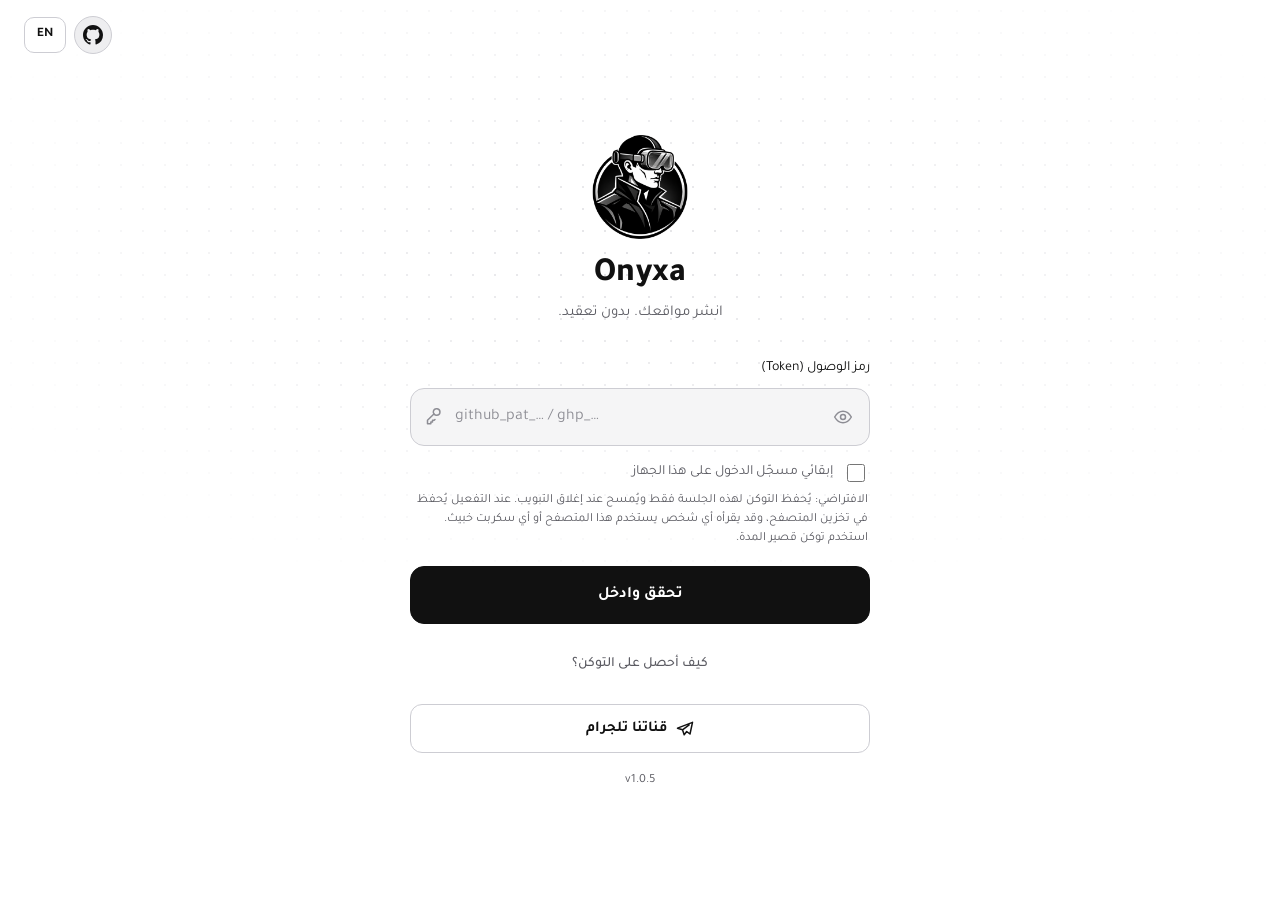
<file: index.html>
<!doctype html>
<html lang="ar" dir="rtl" data-theme="light">
<head>
<meta charset="utf-8">
<meta name="viewport" content="width=device-width,initial-scale=1,viewport-fit=cover">
<meta name="theme-color" content="#ffffff">
<title>Onyxa</title>
<link rel="preconnect" href="https://fonts.googleapis.com">
<link rel="preconnect" href="https://fonts.gstatic.com" crossorigin>
<link href="https://fonts.googleapis.com/css2?family=Tajawal:wght@400;500;700;800&display=swap" rel="stylesheet">
<link rel="stylesheet" href="style.css">
</head>
<body>
<div id="app"></div>
<div id="modal"></div>
<div id="pv"></div>
<div id="toast"></div>
<input type="file" id="fi" multiple hidden>
<input type="file" id="fo" webkitdirectory hidden>
<input type="file" id="fz" accept=".zip,application/zip,application/x-zip-compressed" hidden>
<script src="app.js"></script>
</body>
</html>
</file>
<file: style.css>
:root{--bg:#fff;--s1:#f5f5f6;--card:#fff;--s3:#eeeef0;--line:#e4e4e7;--line2:#cdcdd3;--tx:#111;--mut:#5c5c63;--dim:#8d8d94;--red:#d1242f;--green:#1a7f37;--amber:#9a6700;--blue:#0969da;--r:14px;--inv-bg:#111;--inv-tx:#fff;--glass:rgba(255,255,255,.92);--spin-dk:#777;--code:#f5f5f6;
--e-err:#82071e;--e-warn:#6b4900;--e-ok:#0f5323;--e-info:#0a3069;color-scheme:light}
:root[data-theme="dark"]{--bg:#000;--s1:#111;--card:#181818;--s3:#202020;--line:#303030;--line2:#444;--tx:#fff;--mut:#a0a0a0;--dim:#6b6b6b;--red:#f85149;--green:#3fb950;--amber:#d29922;--blue:#58a6ff;--inv-bg:#fff;--inv-tx:#000;--glass:rgba(0,0,0,.92);--spin-dk:#bbb;--code:#000;
--e-err:#ffb1ac;--e-warn:#ecc880;--e-ok:#9fe0aa;--e-info:#b6d6ff;color-scheme:dark}
*{box-sizing:border-box;-webkit-tap-highlight-color:transparent}
html{background:var(--bg)}
body{margin:0;background:var(--bg);color:var(--tx);font-family:'Tajawal',system-ui,-apple-system,'Segoe UI',Roboto,Arial,sans-serif;font-size:15px;line-height:1.55;display:flex;justify-content:center;min-height:100vh;overflow-x:hidden}
button,input,textarea,select{font:inherit;color:inherit}
a{color:inherit}
#app{width:100%;max-width:760px;min-height:100vh;display:flex;flex-direction:column;border-inline:1px solid var(--line);min-width:0}
.top{position:sticky;top:0;z-index:5;display:flex;align-items:center;gap:10px;padding:12px 16px;background:var(--glass);backdrop-filter:blur(14px);-webkit-backdrop-filter:blur(14px);border-bottom:1px solid var(--line)}
.top .ttl{flex:1;font-weight:700;font-size:17px;min-width:0;overflow:hidden;text-overflow:ellipsis;white-space:nowrap}
.brand{display:flex;align-items:center;gap:10px;font-weight:800;font-size:19px;letter-spacing:.3px}
.main{flex:1;padding:16px 16px 110px;min-width:0}
.nav{position:sticky;bottom:0;z-index:5;display:flex;background:var(--glass);backdrop-filter:blur(14px);-webkit-backdrop-filter:blur(14px);border-top:1px solid var(--line);padding:6px 8px calc(6px + env(safe-area-inset-bottom))}
.nav button{flex:1;background:none;border:0;display:flex;flex-direction:column;align-items:center;gap:3px;padding:8px 0;color:var(--dim);font-size:12px;font-weight:700;cursor:pointer;border-radius:12px}
.nav button.on{color:var(--tx)}
.nav button svg{width:22px;height:22px}
.card{background:var(--card);border:1px solid var(--line);border-radius:var(--r);padding:16px;margin-bottom:12px}
.h1{font-size:23px;font-weight:800;margin:0 0 4px;line-height:1.3}
.h2{font-size:18px;font-weight:800;margin:0 0 4px;line-height:1.35}
.sub{color:var(--mut);margin:0 0 14px;font-size:14px}
.mt{font-size:12.5px;color:var(--mut)}
.sec{font-weight:700;color:var(--mut);font-size:13px;margin:22px 2px 10px;display:flex;align-items:center;justify-content:space-between;gap:8px}
.btn{display:inline-flex;align-items:center;justify-content:center;gap:8px;border:1px solid var(--line2);background:var(--card);color:var(--tx);padding:12px 16px;border-radius:12px;font-weight:700;cursor:pointer;text-decoration:none;font-size:15px;transition:.15s;min-height:44px}
.btn:active{transform:scale(.98)}
.btn.pri{background:var(--inv-bg);color:var(--inv-tx);border-color:var(--inv-bg)}
.btn.red{background:var(--red);border-color:var(--red);color:#fff}
.btn.redo{background:transparent;border-color:rgba(248,81,73,.55);color:var(--red)}
.btn.sm{padding:7px 12px;font-size:13px;border-radius:10px;min-height:36px}
.btn.block{width:100%}
.btn.big{padding:16px;border-radius:14px;font-size:16px}
.btn[disabled]{opacity:.4;pointer-events:none}
.input{width:100%;background:var(--bg);border:1px solid var(--line2);border-radius:12px;padding:13px 14px;outline:none;font-size:16px}
.input:focus{border-color:var(--tx)}
.area{min-height:260px;resize:vertical;font-family:ui-monospace,Menlo,Consolas,monospace;font-size:13px;line-height:1.6;direction:ltr;text-align:left;white-space:pre;overflow:auto}
select.input{appearance:none;-webkit-appearance:none;background-image:linear-gradient(45deg,transparent 50%,#a0a0a0 50%),linear-gradient(135deg,#a0a0a0 50%,transparent 50%);background-position:calc(100% - 20px) 55%,calc(100% - 14px) 55%;background-size:6px 6px,6px 6px;background-repeat:no-repeat}
[dir=rtl] select.input{background-position:20px 55%,14px 55%}
label.lb{display:block;font-size:13px;color:var(--tx);margin:14px 0 6px}
label.chk{display:flex;align-items:flex-start;gap:10px;margin:14px 0 4px;font-size:14px;color:var(--mut);cursor:pointer}
label.chk input{width:18px;height:18px;accent-color:var(--tx);margin-top:2px;flex:none}
.row{display:flex;align-items:center;gap:12px}
.wrap{flex-wrap:wrap}
.grow{flex:1;min-width:0}
.item{display:flex;align-items:center;gap:12px;padding:13px 14px;background:var(--card);border:1px solid var(--line);border-radius:14px;margin-bottom:8px;cursor:pointer;min-width:0}
.item:active{background:var(--s3)}
.item.sel{border-color:var(--tx)}
.item.static{cursor:default}
.item .nm{font-weight:700;overflow:hidden;text-overflow:ellipsis;white-space:nowrap}
.ib{width:42px;height:42px;border-radius:12px;background:var(--inv-bg);color:var(--inv-tx);display:grid;place-items:center;flex:none}
.ib2{width:38px;height:38px;border-radius:11px;background:var(--s3);border:1px solid var(--line2);display:grid;place-items:center;flex:none}
.tag{display:inline-flex;align-items:center;gap:5px;font-size:11.5px;font-weight:700;padding:2px 9px;border-radius:999px;border:1px solid var(--line2);color:var(--mut);white-space:nowrap}
.tag.g{color:var(--green);border-color:rgba(63,185,80,.4);background:rgba(63,185,80,.08)}
.tag.a{color:var(--amber);border-color:rgba(210,153,34,.45);background:rgba(210,153,34,.08)}
.tag.r{color:var(--red);border-color:rgba(248,81,73,.5);background:rgba(248,81,73,.08)}
.alert{display:flex;gap:10px;padding:12px 14px;border-radius:12px;font-size:13.5px;margin:12px 0;border:1px solid;border-inline-start-width:3px;line-height:1.6;min-width:0}
.alert>div{min-width:0;overflow-wrap:anywhere}
.alert .ic{margin-top:2px}
.alert.err{color:var(--e-err);border-color:rgba(248,81,73,.5);background:rgba(248,81,73,.08)}
.alert.warn{color:var(--e-warn);border-color:rgba(210,153,34,.5);background:rgba(210,153,34,.08)}
.alert.ok{color:var(--e-ok);border-color:rgba(63,185,80,.5);background:rgba(63,185,80,.08)}
.alert.info{color:var(--e-info);border-color:rgba(88,166,255,.45);background:rgba(88,166,255,.07)}
details{background:var(--card);border:1px solid var(--line);border-radius:14px;margin-bottom:8px}
summary{padding:13px 14px;cursor:pointer;font-weight:700;list-style:none;display:flex;justify-content:space-between;align-items:center;gap:10px}
summary::-webkit-details-marker{display:none}
summary::after{content:'+';color:var(--mut);font-size:20px;line-height:1}
details[open] summary::after{content:'\2013'}
details .bd{padding:0 14px 14px;color:var(--mut);font-size:14px}
details .bd ol{margin:0;padding-inline-start:20px}
details .bd li{margin-bottom:6px}
.tabs{display:flex;background:var(--s1);border:1px solid var(--line);border-radius:14px;padding:4px;margin-bottom:14px;gap:4px}
.tabs button{flex:1;border:0;background:none;padding:10px;border-radius:10px;color:var(--mut);font-weight:700;cursor:pointer;min-height:40px}
.tabs button.on{background:var(--inv-bg);color:var(--inv-tx)}
.bar{height:6px;background:var(--s3);border-radius:9px;overflow:hidden}
.bar i{display:block;height:100%;background:var(--tx);transition:width .2s}
.spin{width:16px;height:16px;border:2px solid var(--line2);border-top-color:var(--tx);border-radius:50%;animation:sp .7s linear infinite;display:inline-block;flex:none}
.spin.dk{border-color:var(--spin-dk);border-top-color:var(--inv-tx)}
@keyframes sp{to{transform:rotate(360deg)}}
.ltr{direction:ltr;unicode-bidi:isolate}
[dir=rtl] .flip{transform:scaleX(-1)}
.ic{width:20px;height:20px;flex:none}
.avatar{width:46px;height:46px;border-radius:50%;border:1px solid var(--line2);background:var(--s3);object-fit:cover}
.empty{text-align:center;color:var(--mut);padding:28px 10px}
.crumbs{display:flex;flex-wrap:wrap;gap:4px;font-size:13px;color:var(--mut);margin-bottom:12px;direction:ltr}
.crumbs a{cursor:pointer;color:var(--tx);text-decoration:none;font-weight:700}
.opt{display:flex;gap:12px;align-items:flex-start;padding:12px 14px;border:1px solid var(--line2);border-radius:12px;margin-top:8px;cursor:pointer}
.opt.on{border-color:var(--tx);background:var(--s3)}
.opt .dot{width:18px;height:18px;border-radius:50%;border:2px solid var(--line2);margin-top:2px;flex:none}
.opt.on .dot{border:5px solid var(--tx)}
.opt b{display:block}
#toast{position:fixed;left:50%;bottom:92px;transform:translateX(-50%);z-index:60;display:flex;flex-direction:column;gap:8px;align-items:center;pointer-events:none;width:max-content;max-width:92vw}
.toast{background:var(--inv-bg);color:var(--inv-tx);padding:10px 16px;border-radius:12px;font-weight:700;font-size:14px;box-shadow:0 8px 30px rgba(0,0,0,.7);animation:in .2s}
.toast.err{background:var(--red);color:#fff}
@keyframes in{from{opacity:0;transform:translateY(8px)}}
.modal{position:fixed;inset:0;z-index:50;background:rgba(0,0,0,.55);display:flex;align-items:flex-end;justify-content:center;padding:16px}
.sheet{width:100%;max-width:520px;max-height:92vh;overflow:auto;background:var(--card);border:1px solid var(--line2);border-radius:20px;padding:20px}
.sheet.dg{border-color:rgba(248,81,73,.65)}
.dz{border:1px solid rgba(248,81,73,.4);background:rgba(248,81,73,.04);border-radius:var(--r);padding:16px;margin-top:18px}
.dz .sec{color:var(--red);margin-top:0}
/* gate */
.gate{min-height:100vh;display:flex;flex-direction:column;padding:16px 24px 28px}
.gate-top{display:flex;justify-content:flex-end}
.gate-body{margin:auto 0;padding:12px 0;width:100%;max-width:440px;align-self:center}
.gate-hero{text-align:center;margin-bottom:34px}
.gate-hero h1{font-size:34px;font-weight:800;letter-spacing:.5px;margin:18px 0 6px;line-height:1.1}
.gate-hero p{margin:0;color:var(--mut);font-size:15px}
.gate-form label.lb{margin:0 0 8px;font-size:14px}
.field{direction:ltr;display:flex;align-items:center;gap:6px;background:var(--s1);border:1px solid var(--line2);border-radius:14px;padding:0 6px 0 14px;transition:.15s}
.field:focus-within{border-color:var(--tx);background:var(--bg)}
.field .ic{color:var(--dim)}
.field input{flex:1;min-width:0;background:none;border:0;outline:none;padding:16px 4px;font-size:16px;color:var(--tx)}
.field input::placeholder{color:var(--dim)}
.eye{background:none;border:0;color:var(--mut);padding:10px;border-radius:10px;cursor:pointer;display:grid;place-items:center}
.eye:active{background:var(--s3)}
.gate-form label.chk{margin:16px 2px 6px}
.note{margin:0 2px 18px;line-height:1.5}
.how{background:none;border:0;margin:20px 0 0}
.how summary{justify-content:center;color:var(--mut);font-weight:500;font-size:14px;padding:10px}
.how summary::after{display:none}
.how .bd{background:var(--card);border:1px solid var(--line);border-radius:14px;padding:16px;margin-top:6px}
/* stats */
.stats{display:grid;grid-template-columns:1fr 1fr;gap:10px;margin-bottom:12px}
.stat{background:var(--card);border:1px solid var(--line);border-radius:14px;padding:14px}
.stat b{display:block;font-size:28px;font-weight:800;line-height:1.1}
.stat span{font-size:12.5px;color:var(--mut)}
.stat.g b{color:var(--green)}.stat.a b{color:var(--amber)}.stat.r b{color:var(--red)}
.grid{display:grid;grid-template-columns:repeat(auto-fill,minmax(min(100%,330px),1fr));gap:12px}
@media(min-width:680px){.stats{grid-template-columns:repeat(4,1fr)}}
.site{background:var(--card);border:1px solid var(--line);border-radius:var(--r);padding:16px;min-width:0}
.site .url{font-size:13px;color:var(--mut);overflow:hidden;text-overflow:ellipsis;white-space:nowrap;direction:ltr;text-align:start;display:block;text-decoration:none}
.kv{display:grid;grid-template-columns:auto 1fr;gap:6px 14px;font-size:13px;margin:12px 0}
.kv dt{color:var(--mut)}
.kv dd{margin:0;min-width:0;overflow-wrap:anywhere}
[dir=rtl] .kv dd.ltr{text-align:right}
.btns{display:flex;flex-wrap:wrap;gap:8px}
/* wizard */
.steps{display:flex;gap:6px;margin-bottom:18px}
.steps .st{flex:1;display:flex;flex-direction:column;align-items:center;gap:6px;font-size:11px;color:var(--dim);text-align:center;min-width:0}
.steps .st i{width:28px;height:28px;border-radius:50%;border:1px solid var(--line2);display:grid;place-items:center;font-style:normal;font-weight:700;font-size:13px;background:var(--s1)}
.steps .st i .ic{width:15px;height:15px}
.steps .st.on{color:var(--tx)}.steps .st.on i{background:var(--inv-bg);color:var(--inv-tx);border-color:var(--inv-bg)}
.steps .st.done{color:var(--mut)}.steps .st.done i{border-color:var(--green);color:var(--green)}
.steps .st span{white-space:nowrap;overflow:hidden;text-overflow:ellipsis;max-width:100%}
.foot{position:sticky;bottom:0;display:flex;gap:10px;padding:12px 0 calc(12px + env(safe-area-inset-bottom));background:linear-gradient(transparent,var(--bg) 30%);margin-top:16px}
.dz2{border:1.5px dashed var(--line2);border-radius:var(--r);padding:22px 14px;text-align:center;color:var(--mut);margin-bottom:12px;transition:.15s}
.dz2.over{border-color:var(--tx);background:var(--s1);color:var(--tx)}
.dz2 .btns{justify-content:center;margin-top:12px}
.run{display:flex;gap:12px;align-items:flex-start;padding:10px 0;border-bottom:1px solid var(--line)}
.run:last-child{border:0}
.run .mk{width:24px;height:24px;border-radius:50%;border:1px solid var(--line2);display:grid;place-items:center;flex:none;margin-top:1px}
.run .mk .ic{width:14px;height:14px}
.run.ok .mk{border-color:var(--green);color:var(--green)}
.run.fail .mk{border-color:var(--red);color:var(--red)}
.run.active .mk{border-color:var(--tx)}
.run.skip{opacity:.5}
/* preview */
.pvbox{display:flex;justify-content:center;background:var(--s1);border:1px solid var(--line);border-radius:var(--r);padding:10px;overflow:hidden}
.pvbox .pvin{position:relative;overflow:hidden;background:#fff;border-radius:10px}
.pvbox .pvin{direction:ltr}
.pvbox iframe{border:0;background:#fff;transform-origin:0 0;display:block;position:absolute;left:0;top:0}
.pvbox.mob .pvin{border:6px solid #333;border-radius:26px}
/* file manager */
.fbar{display:flex;gap:8px;margin-bottom:12px}
.fbar .input{flex:1}
.code{background:var(--code);border:1px solid var(--line);border-radius:12px;padding:12px;direction:ltr;text-align:left;font-family:ui-monospace,Menlo,Consolas,monospace;font-size:12.5px;line-height:1.6;white-space:pre;overflow:auto;max-height:60vh}
.imgprev{max-width:100%;max-height:60vh;display:block;margin:0 auto;border-radius:10px;background:repeating-conic-gradient(#1a1a1a 0 25%,#111 0 50%) 50%/16px 16px}
.hist{display:flex;gap:10px;align-items:flex-start;padding:11px 0;border-bottom:1px solid var(--line);font-size:13px}
.hist:last-child{border:0}

/* ---------- responsive, hover, focus ---------- */
:focus-visible{outline:2px solid var(--tx);outline-offset:2px;border-radius:8px}
.field input:focus-visible,.input:focus-visible{outline:none}
@media(hover:hover){.btn:hover{border-color:var(--tx)}.btn.pri:hover{opacity:.88}.item:hover,.hist[data-act]:hover{background:var(--s3)}.nav button:hover{color:var(--tx)}}
.top{padding-top:calc(12px + env(safe-area-inset-top))}
.nav-brand,.nav-tg{display:none}
.cols{display:grid;grid-template-columns:1fr;gap:0 24px}
.cols>div{min-width:0}
.ver{display:flex;gap:10px;align-items:center;padding:11px 0;border-bottom:1px solid var(--line);font-size:13px}
.ver:last-child{border:0}
@media(min-width:700px){
  .modal{align-items:center}
  #app{max-width:860px}
}
@media(min-width:900px){
  #app{max-width:none;border-inline:0}
  #app.has-nav{padding-inline-start:240px}
  .has-nav .nav{position:fixed;inset-block:0;inset-inline-start:0;width:240px;flex-direction:column;gap:4px;padding:22px 14px;border-top:0;border-inline-end:1px solid var(--line);background:var(--bg);backdrop-filter:none;-webkit-backdrop-filter:none;z-index:6}
  .has-nav .nav button{flex:none;flex-direction:row;gap:12px;justify-content:flex-start;padding:12px 14px;font-size:15px}
  .has-nav .nav button.on{background:var(--s3)}
  .nav-brand{display:flex;align-items:center;gap:10px;font-weight:800;font-size:20px;padding:4px 12px 20px}
  .nav-tg{display:inline-flex;margin-top:auto}
  .has-nav .top .brand{visibility:hidden}
  .main{width:100%;max-width:1040px;margin-inline:auto;padding:24px 32px 60px}
  #app:not(.has-nav) .main{max-width:820px}
  .cols{grid-template-columns:1fr 1fr}
  .gate-body{max-width:460px}
  .top{padding-inline:32px}
}
@media(min-width:1500px){.has-nav .main{max-width:1200px}}

/* accounts */
.accbtn{width:38px;height:38px;border-radius:50%;border:1px solid var(--line2);background:var(--s3);padding:0;display:grid;place-items:center;cursor:pointer;flex:none;overflow:hidden;color:var(--tx)}
.accbtn img{width:100%;height:100%;object-fit:cover;display:block}
.accbtn:focus-visible{outline:2px solid var(--tx);outline-offset:2px}
.avatar.sm{width:38px;height:38px;flex:none}
.item.acc.cur{border-color:var(--tx)}
.gate-top{display:flex;justify-content:space-between;align-items:center}

.sw{width:34px;height:34px;border-radius:50%;border:2px solid var(--line2);cursor:pointer;display:grid;place-items:center;background:var(--s3);color:var(--mut);padding:0}
.sw.on{outline:2px solid var(--tx);outline-offset:2px}
.swrow{display:flex;gap:10px;flex-wrap:wrap;margin-top:8px}
.item.acc .btn.sm{padding:6px 9px;flex:none}

/* ===== polish: motion, skeletons, depth ===== */
:root{--sh:0 1px 2px rgba(0,0,0,.04),0 4px 14px rgba(0,0,0,.04);--sh2:0 2px 4px rgba(0,0,0,.05),0 10px 28px rgba(0,0,0,.09);--ease:cubic-bezier(.22,.8,.3,1)}
:root[data-theme="dark"]{--sh:0 1px 0 rgba(255,255,255,.03) inset;--sh2:0 8px 28px rgba(0,0,0,.55)}
.card,.stat,.site,.item{box-shadow:var(--sh)}
.btn,.item,.stat,.site,.nav button{transition:background-color .18s,border-color .18s,transform .18s var(--ease),box-shadow .18s,opacity .18s,color .18s}
.item:active{transform:scale(.99)}
@media(hover:hover){.item:hover,.site:hover{box-shadow:var(--sh2)}.item:hover{transform:translateY(-1px)}.item:active{transform:scale(.99)}}
.btn:focus-visible,.item:focus-visible,.nav button:focus-visible{outline:2px solid var(--tx);outline-offset:2px}
html.tr *,html.tr *::before,html.tr *::after{transition:background-color .3s,color .3s,border-color .3s,box-shadow .3s!important}
/* page enter */
@keyframes rise{from{opacity:0;transform:translateY(12px)}to{opacity:1;transform:none}}
@keyframes fade{from{opacity:0}to{opacity:1}}
@keyframes sheetUp{from{opacity:0;transform:translateY(26px) scale(.98)}to{opacity:1;transform:none}}
.enter .main>*,.enter .gate-body>*{animation:rise .42s var(--ease) both}
.enter .main>*:nth-child(2),.enter .gate-body>*:nth-child(2){animation-delay:.05s}
.enter .main>*:nth-child(3),.enter .gate-body>*:nth-child(3){animation-delay:.1s}
.enter .main>*:nth-child(4),.enter .gate-body>*:nth-child(4){animation-delay:.15s}
.enter .main>*:nth-child(5){animation-delay:.2s}
.enter .main>*:nth-child(n+6){animation-delay:.25s}
.enter .stats .stat{animation:rise .45s var(--ease) both}
.enter .stats .stat:nth-child(2){animation-delay:.06s}.enter .stats .stat:nth-child(3){animation-delay:.12s}.enter .stats .stat:nth-child(4){animation-delay:.18s}
.modal.fresh{animation:fade .18s ease both}
.modal.fresh .sheet{animation:sheetUp .3s var(--ease) both}
.toast{animation:rise .25s var(--ease) both}
/* skeletons */
@keyframes shimmer{to{background-position:-200% 0}}
.sk{display:block;height:12px;border-radius:7px;background:linear-gradient(90deg,var(--s3) 25%,var(--line) 50%,var(--s3) 75%);background-size:200% 100%;animation:shimmer 1.3s linear infinite;margin:8px 0}
.sk.sk-n{display:inline-block;width:34px;height:24px;margin:2px 0;vertical-align:middle}
.sk-box{padding:6px 0 2px}
@keyframes pulse{0%,100%{transform:scale(1);opacity:1}50%{transform:scale(.94);opacity:.8}}
.pulse{display:inline-block;animation:pulse 1.8s ease-in-out infinite}
/* login screen */
.gate{position:relative;overflow:hidden}
.gate::before{content:'';position:absolute;inset:0;background-image:radial-gradient(var(--line2) 1px,transparent 1.2px);background-size:22px 22px;-webkit-mask-image:radial-gradient(ellipse 80% 55% at 50% 28%,#000 0,transparent 72%);mask-image:radial-gradient(ellipse 80% 55% at 50% 28%,#000 0,transparent 72%);opacity:.55;pointer-events:none}
.gate>*{position:relative}
@keyframes floaty{0%,100%{transform:translateY(0)}50%{transform:translateY(-6px)}}
.gate-hero>svg,.gate-hero>img,.gate-hero>.logo{animation:floaty 6s ease-in-out infinite}

/* nav active indicator (bottom bar) */
.nav button{position:relative}
.nav button.on::after{content:'';position:absolute;top:0;left:50%;width:22px;height:3px;border-radius:0 0 3px 3px;background:var(--tx);transform:translateX(-50%)}
@media(min-width:900px){.nav button.on::after{display:none}}
/* stats & empty */
.stat{position:relative;overflow:hidden}
.stat b{font-variant-numeric:tabular-nums;letter-spacing:-.5px}
.stat::before{content:'';position:absolute;inset-inline-end:-14px;top:-14px;width:46px;height:46px;border-radius:50%;background:var(--s3);opacity:.7}
.stat.g::before{background:rgba(63,185,80,.14)}.stat.a::before{background:rgba(210,153,34,.14)}.stat.r::before{background:rgba(248,81,73,.14)}
.ib2.big{width:54px;height:54px;border-radius:16px;margin:0 auto 12px}
.ib2.big svg{width:24px;height:24px}
/* deploy success mark */
.okmark{width:64px;height:64px;margin:6px auto 14px}
.okmark svg{width:100%;height:100%;fill:none;stroke:var(--green);stroke-width:3;stroke-linecap:round;stroke-linejoin:round}
.okmark circle{stroke-dasharray:145;stroke-dashoffset:145;animation:draw .6s var(--ease) forwards}
.okmark path{stroke-dasharray:40;stroke-dashoffset:40;animation:draw .4s .45s var(--ease) forwards}
@keyframes draw{to{stroke-dashoffset:0}}
@media(prefers-reduced-motion:reduce){*,*::before,*::after{animation-duration:.01ms!important;animation-iteration-count:1!important;transition-duration:.01ms!important}.okmark circle,.okmark path{stroke-dashoffset:0}.sk{animation:none}}
.stat>*{position:relative}

.ghbtn{width:38px;height:38px;border-radius:50%;border:1px solid var(--line2);background:var(--s3);display:grid;place-items:center;color:var(--tx);flex:none;text-decoration:none;transition:transform .18s,border-color .18s}
@media(hover:hover){.ghbtn:hover{border-color:var(--tx);transform:translateY(-1px)}}
.ghbtn:focus-visible{outline:2px solid var(--tx);outline-offset:2px}
</file>
